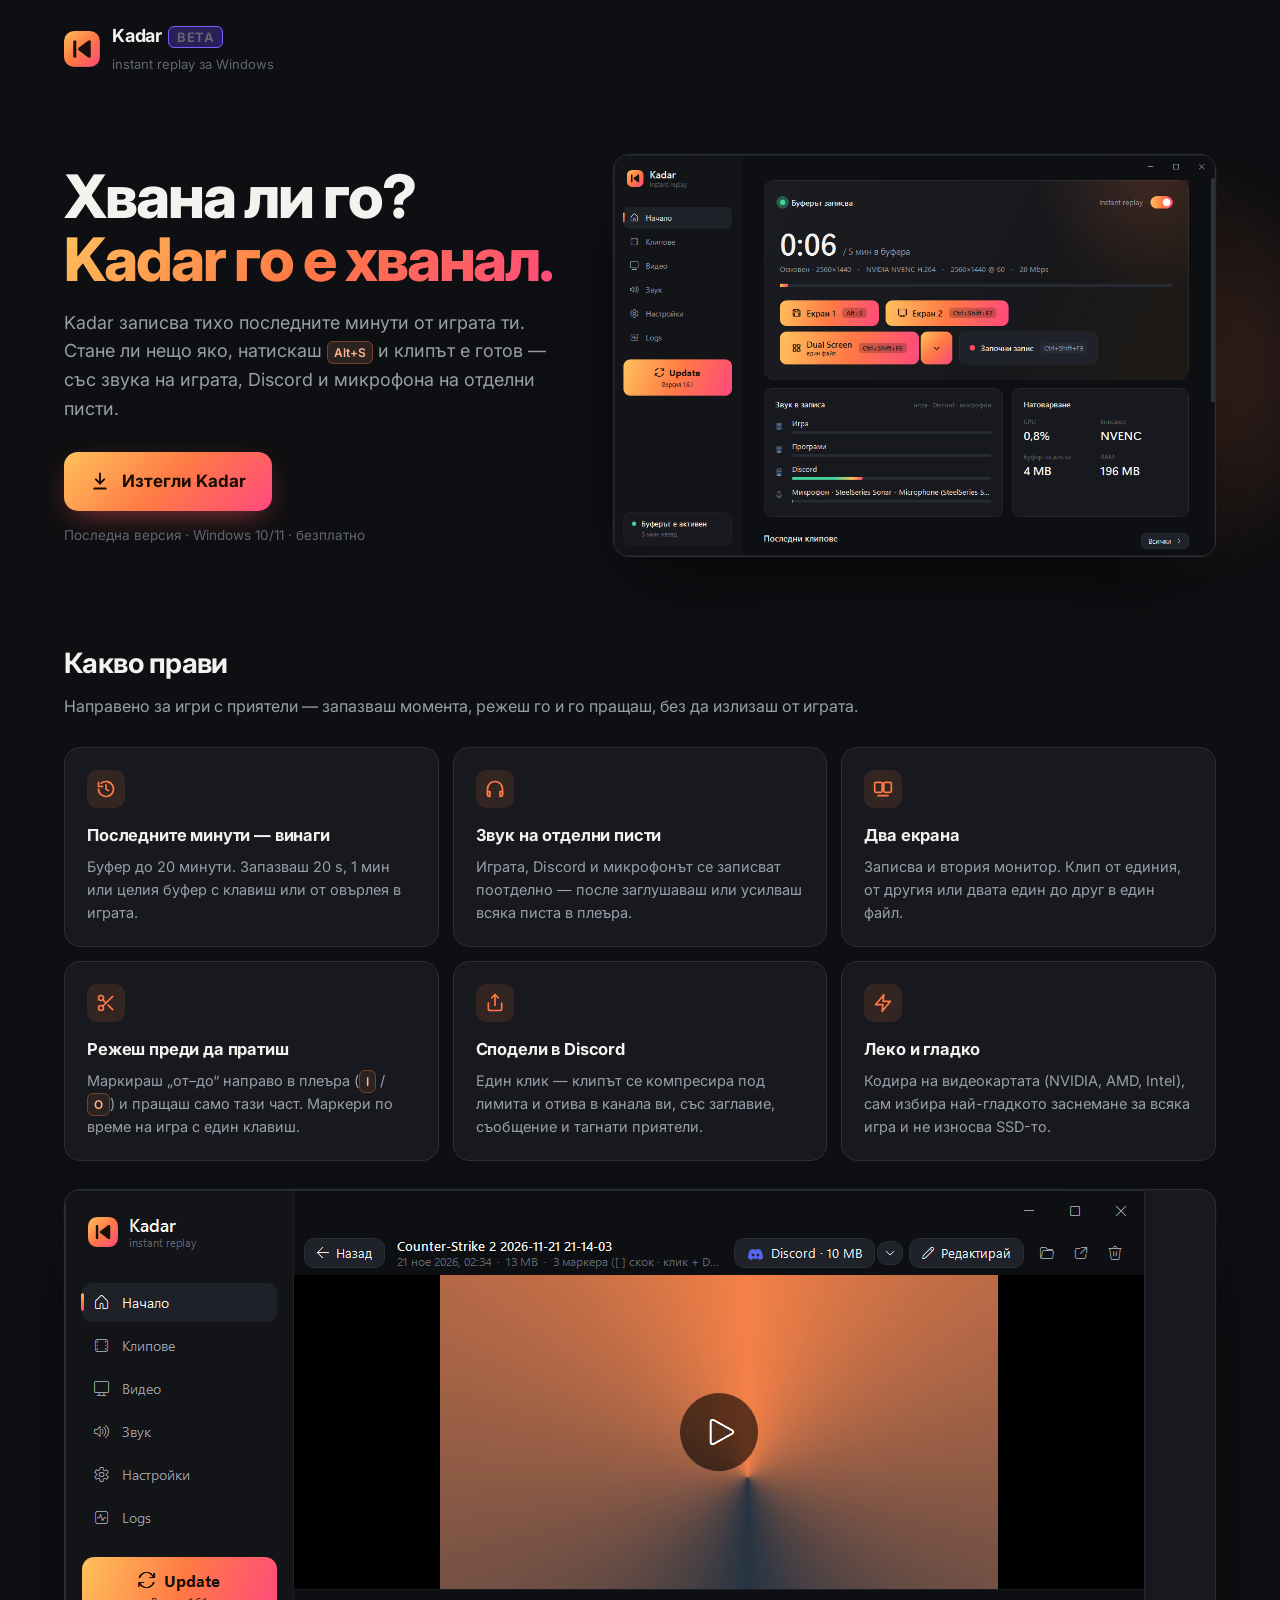
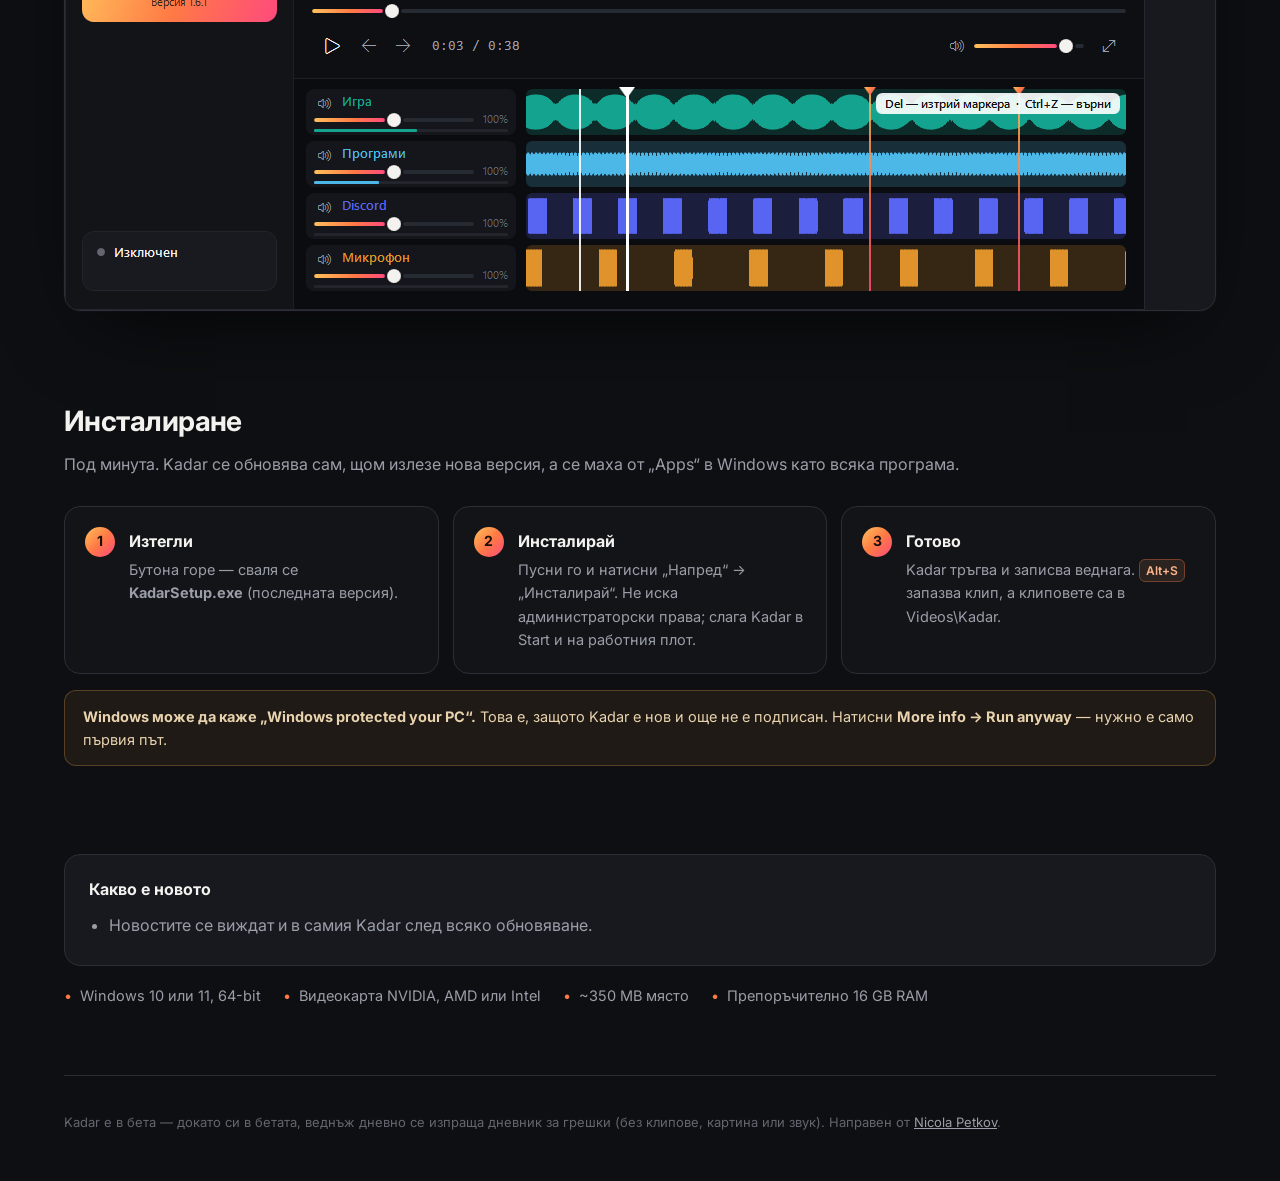
<file: kadar/index.html>
<!doctype html>
<html lang="bg">
<head>
<meta charset="utf-8">
<meta name="viewport" content="width=device-width, initial-scale=1, viewport-fit=cover">
<!-- Скрита страница: не е свързана от портфолиото и не се показва в търсачките -->
<meta name="robots" content="noindex, nofollow, noarchive">
<meta name="description" content="Kadar — instant replay за Windows. Запазва последните минути от играта с едно копче.">
<meta name="theme-color" content="#0E0F12">
<title>Kadar — instant replay</title>
<link rel="icon" type="image/png" href="icon.png">
<meta property="og:title" content="Kadar — instant replay за Windows">
<meta property="og:description" content="Запазва последните минути от играта с едно копче. Звук на отделни писти, два екрана, споделяне в Discord.">
<meta property="og:image" content="https://nicolapetkov.com/kadar/icon.png">
<link rel="preconnect" href="https://fonts.googleapis.com">
<link rel="preconnect" href="https://fonts.gstatic.com" crossorigin>
<link href="https://fonts.googleapis.com/css2?family=Inter:wght@400;500;600;700;800&display=swap" rel="stylesheet">
<style>
:root {
  --bg: #0E0F12; --rail: #121418; --surface: #17191E; --line: #2A2E37;
  --text: #F4F2EE; --muted: #9A9EA8; --faint: #62666F;
  --accent: #FF7A45; --ok: #45D49A;
  --ember: linear-gradient(135deg, #FFC15C 0%, #FF7A45 50%, #FF4A7D 100%);
  --radius: 16px;
}
* { box-sizing: border-box; }
html { -webkit-text-size-adjust: 100%; overflow-x: clip; }
body {
  margin: 0; background: var(--bg); color: var(--text);
  font: 16px/1.6 Inter, system-ui, -apple-system, "Segoe UI", sans-serif;
  -webkit-font-smoothing: antialiased; overflow-x: clip;
}
img { max-width: 100%; height: auto; display: block; } /* height:auto — иначе width/height атрибутите сплескват снимката */
a { color: inherit; }
.wrap { max-width: 1200px; margin: 0 auto; padding: 0 24px; }

/* Горе: само името (без меню — страницата е една) */
.top { display: flex; align-items: center; gap: 12px; padding: 22px 0; }
.top img { width: 36px; height: 36px; border-radius: 10px; }
.top b { font-size: 18px; letter-spacing: -0.01em; }
.top span { color: var(--faint); font-size: 13px; }
.badge { margin-left: 6px; padding: 2px 8px; border-radius: 6px; font-size: 11px; font-weight: 700; letter-spacing: 0.04em;
  color: #B9A8FF; background: #2B1F5A; border: 1px solid #7C5CFF; }

/* Hero */
.hero { position: relative; padding: 56px 0 40px; display: grid; grid-template-columns: 0.9fr 1.1fr; gap: 56px; align-items: center; }
.hero::before { content: ""; position: absolute; inset: -40px -20vw auto auto; width: 620px; height: 620px; pointer-events: none;
  background: radial-gradient(closest-side, rgba(255,122,69,0.22), transparent 70%); filter: blur(10px); z-index: -1; }
h1 { font-size: clamp(38px, 5.4vw, 60px); line-height: 1.05; letter-spacing: -0.035em; margin: 0 0 18px; font-weight: 800; }
h1 em { font-style: normal; background: var(--ember); -webkit-background-clip: text; background-clip: text; color: transparent; }
.lead { color: var(--muted); font-size: 18px; max-width: 30em; margin: 0 0 28px; }

.dl { display: inline-flex; align-items: center; gap: 12px; padding: 16px 26px; border-radius: 14px; text-decoration: none;
  background: var(--ember); color: #1a0d06; font-weight: 700; font-size: 17px; box-shadow: 0 10px 30px -10px rgba(255,90,90,0.6);
  transition: transform .15s ease, box-shadow .15s ease; }
.dl:hover { transform: translateY(-1px); box-shadow: 0 14px 34px -10px rgba(255,90,90,0.75); }
.dl:active { transform: translateY(0); }
.dl svg { width: 20px; height: 20px; }
.meta { margin-top: 14px; color: var(--faint); font-size: 13.5px; }
.meta b { color: var(--muted); font-weight: 600; }

.shot { border-radius: var(--radius); border: 1px solid var(--line); overflow: hidden; background: var(--surface);
  box-shadow: 0 30px 80px -30px rgba(0,0,0,0.8), 0 0 0 1px rgba(255,255,255,0.02); }

/* Какво прави */
section { padding: 44px 0; }
h2 { font-size: 28px; letter-spacing: -0.02em; margin: 0 0 8px; }
.sub { color: var(--muted); margin: 0 0 28px; }
.grid { display: grid; grid-template-columns: repeat(3, 1fr); gap: 14px; }
.card { background: var(--surface); border: 1px solid var(--line); border-radius: var(--radius); padding: 22px; }
.card i { display: inline-grid; place-items: center; width: 38px; height: 38px; border-radius: 10px; margin-bottom: 14px;
  background: rgba(255,122,69,0.12); color: var(--accent); font-style: normal; }
.card i svg { width: 20px; height: 20px; }
.card h3 { margin: 0 0 6px; font-size: 16.5px; letter-spacing: -0.01em; }
.card p { margin: 0; color: var(--muted); font-size: 14.5px; }
kbd { font: 600 12px/1 Inter, sans-serif; padding: 3px 6px; border-radius: 6px; background: #2b2320; color: #FFB38A; border: 1px solid rgba(255,122,69,0.35); }

.player { margin-top: 28px; }

/* Инсталиране */
.steps { display: grid; grid-template-columns: repeat(3, 1fr); gap: 14px; counter-reset: s; }
.step { position: relative; background: var(--rail); border: 1px solid var(--line); border-radius: var(--radius); padding: 22px 22px 22px 64px; }
.step::before { counter-increment: s; content: counter(s); position: absolute; left: 20px; top: 20px; width: 30px; height: 30px; border-radius: 50%;
  display: grid; place-items: center; font-weight: 700; font-size: 14px; background: var(--ember); color: #1a0d06; }
.step h3 { margin: 0 0 4px; font-size: 16px; }
.step p { margin: 0; color: var(--muted); font-size: 14.5px; }
.note { margin-top: 16px; padding: 14px 18px; border-radius: 12px; background: rgba(255,181,71,0.07); border: 1px solid rgba(255,181,71,0.25); color: #E9D3AE; font-size: 14.5px; }

/* Какво е новото */
.news { background: var(--surface); border: 1px solid var(--line); border-radius: var(--radius); padding: 22px 24px; }
.news h3 { margin: 0 0 10px; font-size: 16px; }
.news ul { margin: 0; padding-left: 20px; color: var(--muted); }
.news li { margin: 4px 0; }
.req { display: flex; flex-wrap: wrap; gap: 8px 22px; color: var(--muted); font-size: 14.5px; margin-top: 18px; }
.req span::before { content: "•"; color: var(--accent); margin-right: 8px; }

footer { padding: 36px 0 48px; color: var(--faint); font-size: 13px; border-top: 1px solid var(--line); margin-top: 24px; }
footer a { color: var(--muted); }

@media (max-width: 880px) {
  .hero { grid-template-columns: 1fr; gap: 32px; padding-top: 24px; }
  .grid, .steps { grid-template-columns: 1fr; }
}
@media (prefers-reduced-motion: reduce) { .dl { transition: none; } }
</style>
</head>
<body>
<div class="wrap">
  <header class="top">
    <img src="icon.png" alt="" width="36" height="36">
    <div><b>Kadar</b><span class="badge">BETA</span><br><span>instant replay за Windows</span></div>
  </header>

  <div class="hero">
    <div>
      <h1>Хвана ли го? <em>Kadar го е хванал.</em></h1>
      <p class="lead">Kadar записва тихо последните минути от играта ти. Стане ли нещо яко, натискаш <kbd>Alt+S</kbd> и клипът е готов — със звука на играта, Discord и микрофона на отделни писти.</p>
      <a class="dl" id="dl" href="https://github.com/npetkkov/kadar-releases/releases/latest/download/KadarSetup.exe">
        <svg viewBox="0 0 24 24" fill="none" stroke="currentColor" stroke-width="2.2" stroke-linecap="round" stroke-linejoin="round" aria-hidden="true"><path d="M12 3v12"/><path d="m7 10 5 5 5-5"/><path d="M5 21h14"/></svg>
        Изтегли Kadar
      </a>
      <div class="meta" id="meta">Последна версия · Windows 10/11 · безплатно</div>
    </div>
    <div class="shot"><img src="home.png" alt="Началният екран на Kadar: буферът записва, бутони за запазване на екран 1, екран 2 и двата" width="1080" height="720"></div>
  </div>

  <section>
    <h2>Какво прави</h2>
    <p class="sub">Направено за игри с приятели — запазваш момента, режеш го и го пращаш, без да излизаш от играта.</p>
    <div class="grid">
      <div class="card"><i><svg viewBox="0 0 24 24" fill="none" stroke="currentColor" stroke-width="2" stroke-linecap="round" stroke-linejoin="round"><path d="M3 12a9 9 0 1 0 3-6.7"/><path d="M3 4v5h5"/><path d="M12 7v5l3 2"/></svg></i>
        <h3>Последните минути — винаги</h3><p>Буфер до 20 минути. Запазваш 20 s, 1 мин или целия буфер с клавиш или от овърлея в играта.</p></div>
      <div class="card"><i><svg viewBox="0 0 24 24" fill="none" stroke="currentColor" stroke-width="2" stroke-linecap="round" stroke-linejoin="round"><path d="M3 18v-6a9 9 0 0 1 18 0v6"/><path d="M21 19a2 2 0 0 1-2 2h-1v-6h3zM3 19a2 2 0 0 0 2 2h1v-6H3z"/></svg></i>
        <h3>Звук на отделни писти</h3><p>Играта, Discord и микрофонът се записват поотделно — после заглушаваш или усилваш всяка писта в плеъра.</p></div>
      <div class="card"><i><svg viewBox="0 0 24 24" fill="none" stroke="currentColor" stroke-width="2" stroke-linecap="round" stroke-linejoin="round"><rect x="2" y="4" width="9" height="12" rx="1.5"/><rect x="13" y="4" width="9" height="12" rx="1.5"/><path d="M6 20h12"/></svg></i>
        <h3>Два екрана</h3><p>Записва и втория монитор. Клип от единия, от другия или двата един до друг в един файл.</p></div>
      <div class="card"><i><svg viewBox="0 0 24 24" fill="none" stroke="currentColor" stroke-width="2" stroke-linecap="round" stroke-linejoin="round"><circle cx="6" cy="6" r="3"/><circle cx="6" cy="18" r="3"/><path d="M20 4 8.1 15.9M14.5 14.5 20 20M8.1 8.1 12 12"/></svg></i>
        <h3>Режеш преди да пратиш</h3><p>Маркираш „от–до“ направо в плеъра (<kbd>I</kbd> / <kbd>O</kbd>) и пращаш само тази част. Маркери по време на игра с един клавиш.</p></div>
      <div class="card"><i><svg viewBox="0 0 24 24" fill="none" stroke="currentColor" stroke-width="2" stroke-linecap="round" stroke-linejoin="round"><path d="M4 12v7a2 2 0 0 0 2 2h12a2 2 0 0 0 2-2v-7"/><path d="m16 6-4-4-4 4"/><path d="M12 2v13"/></svg></i>
        <h3>Сподели в Discord</h3><p>Един клик — клипът се компресира под лимита и отива в канала ви, със заглавие, съобщение и тагнати приятели.</p></div>
      <div class="card"><i><svg viewBox="0 0 24 24" fill="none" stroke="currentColor" stroke-width="2" stroke-linecap="round" stroke-linejoin="round"><path d="M13 2 3 14h9l-1 8 10-12h-9z"/></svg></i>
        <h3>Леко и гладко</h3><p>Кодира на видеокартата (NVIDIA, AMD, Intel), сам избира най-гладкото заснемане за всяка игра и не износва SSD-то.</p></div>
    </div>
    <div class="shot player"><img src="player.png" alt="Плеърът на Kadar: видео и звукови писти — игра, програми, Discord, микрофон — с маркери" width="1080" height="720" loading="lazy"></div>
  </section>

  <section>
    <h2>Инсталиране</h2>
    <p class="sub">Под минута. Kadar се обновява сам, щом излезе нова версия, а се маха от „Apps“ в Windows като всяка програма.</p>
    <div class="steps">
      <div class="step"><h3>Изтегли</h3><p>Бутона горе — сваля се <b>KadarSetup.exe</b> (последната версия).</p></div>
      <div class="step"><h3>Инсталирай</h3><p>Пусни го и натисни „Напред“ → „Инсталирай“. Не иска администраторски права; слага Kadar в Start и на работния плот.</p></div>
      <div class="step"><h3>Готово</h3><p>Kadar тръгва и записва веднага. <kbd>Alt+S</kbd> запазва клип, а клиповете са в Videos\Kadar.</p></div>
    </div>
    <div class="note"><b>Windows може да каже „Windows protected your PC“.</b> Това е, защото Kadar е нов и още не е подписан. Натисни <b>More info → Run anyway</b> — нужно е само първия път.</div>
  </section>

  <section>
    <div class="news" id="news">
      <h3 id="newsTitle">Какво е новото</h3>
      <ul id="newsList"><li>Новостите се виждат и в самия Kadar след всяко обновяване.</li></ul>
    </div>
    <div class="req"><span>Windows 10 или 11, 64-bit</span><span>Видеокарта NVIDIA, AMD или Intel</span><span>~350 MB място</span><span>Препоръчително 16 GB RAM</span></div>
  </section>

  <footer>
    Kadar е в бета — докато си в бетата, веднъж дневно се изпраща дневник за грешки (без клипове, картина или звук). Направен от <a href="/">Nicola Petkov</a>.
  </footer>
</div>

<script>
// Версията, датата и размерът — от последното издание в GitHub (бутонът сочи винаги към последното, дори това да не се зареди)
(async () => {
  try {
    const r = await fetch('https://api.github.com/repos/npetkkov/kadar-releases/releases/latest', { headers: { Accept: 'application/vnd.github+json' } });
    if (!r.ok) return;
    const rel = await r.json();
    const v = (rel.tag_name || '').replace(/^v/, '');
    const zip = (rel.assets || []).find((a) => a.name === 'KadarSetup.exe') || (rel.assets || []).find((a) => a.name === 'Kadar.zip');
    const d = rel.published_at ? new Date(rel.published_at) : null;
    const date = d ? d.toLocaleDateString('bg-BG', { day: 'numeric', month: 'long', year: 'numeric' }) : '';
    const meta = document.getElementById('meta');
    meta.innerHTML = '';
    const b = document.createElement('b'); b.textContent = 'Версия ' + v; meta.append(b);
    meta.append(document.createTextNode((date ? ' · ' + date : '') + (zip ? ' · ' + Math.round(zip.size / 1048576) + ' MB' : '') + ' · Windows 10/11'));
    if (zip) document.getElementById('dl').href = zip.browser_download_url;
    // Бележките към изданието (без маркера за задължително обновяване)
    const body = (rel.body || '').replace(/\[force\]/gi, '').trim();
    if (body) {
      document.getElementById('newsTitle').textContent = 'Какво е новото във версия ' + v;
      const ul = document.getElementById('newsList'); ul.innerHTML = '';
      for (const line of body.split(/\r?\n|;/).map((x) => x.replace(/^[-*•]\s*/, '').trim()).filter(Boolean).slice(0, 8)) {
        const li = document.createElement('li'); li.textContent = line; ul.append(li);
      }
    }
  } catch (e) { /* без интернет към GitHub — бутонът пак работи */ }
})();
</script>
</body>
</html>
</file>
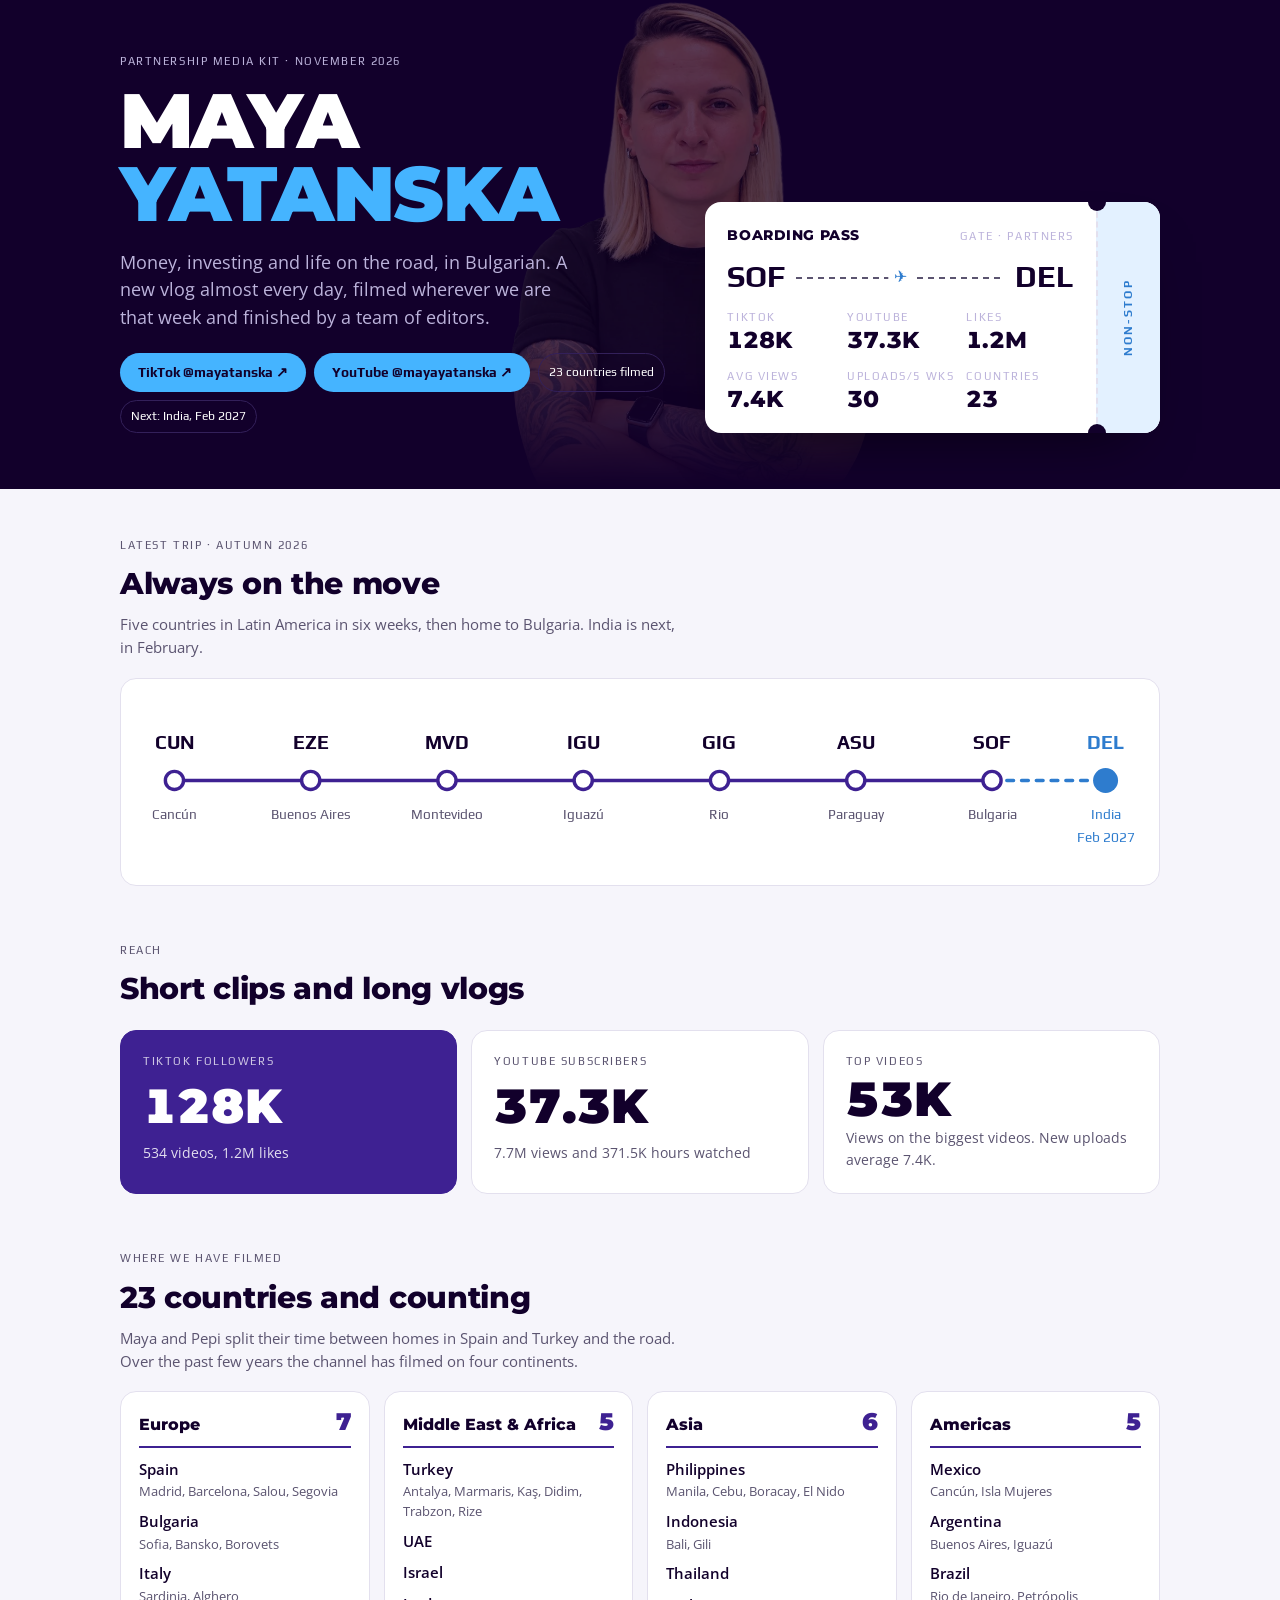
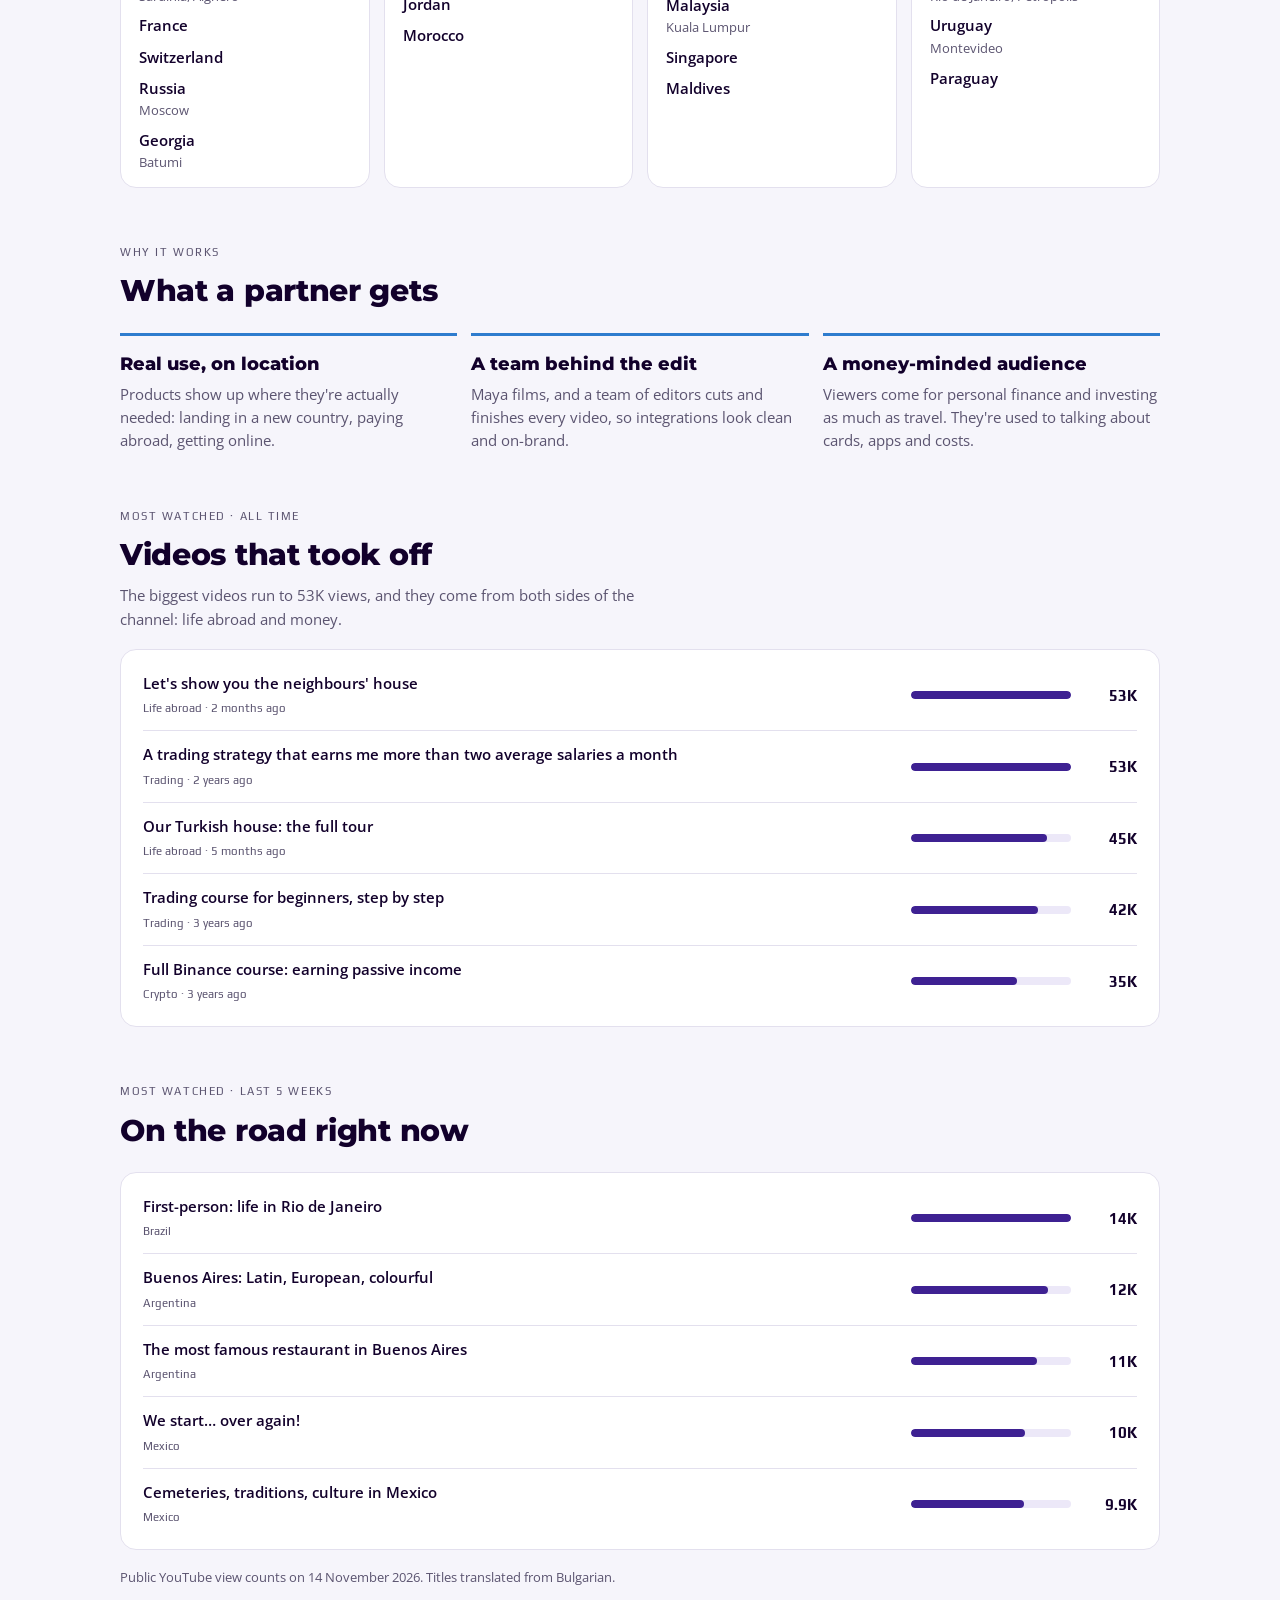
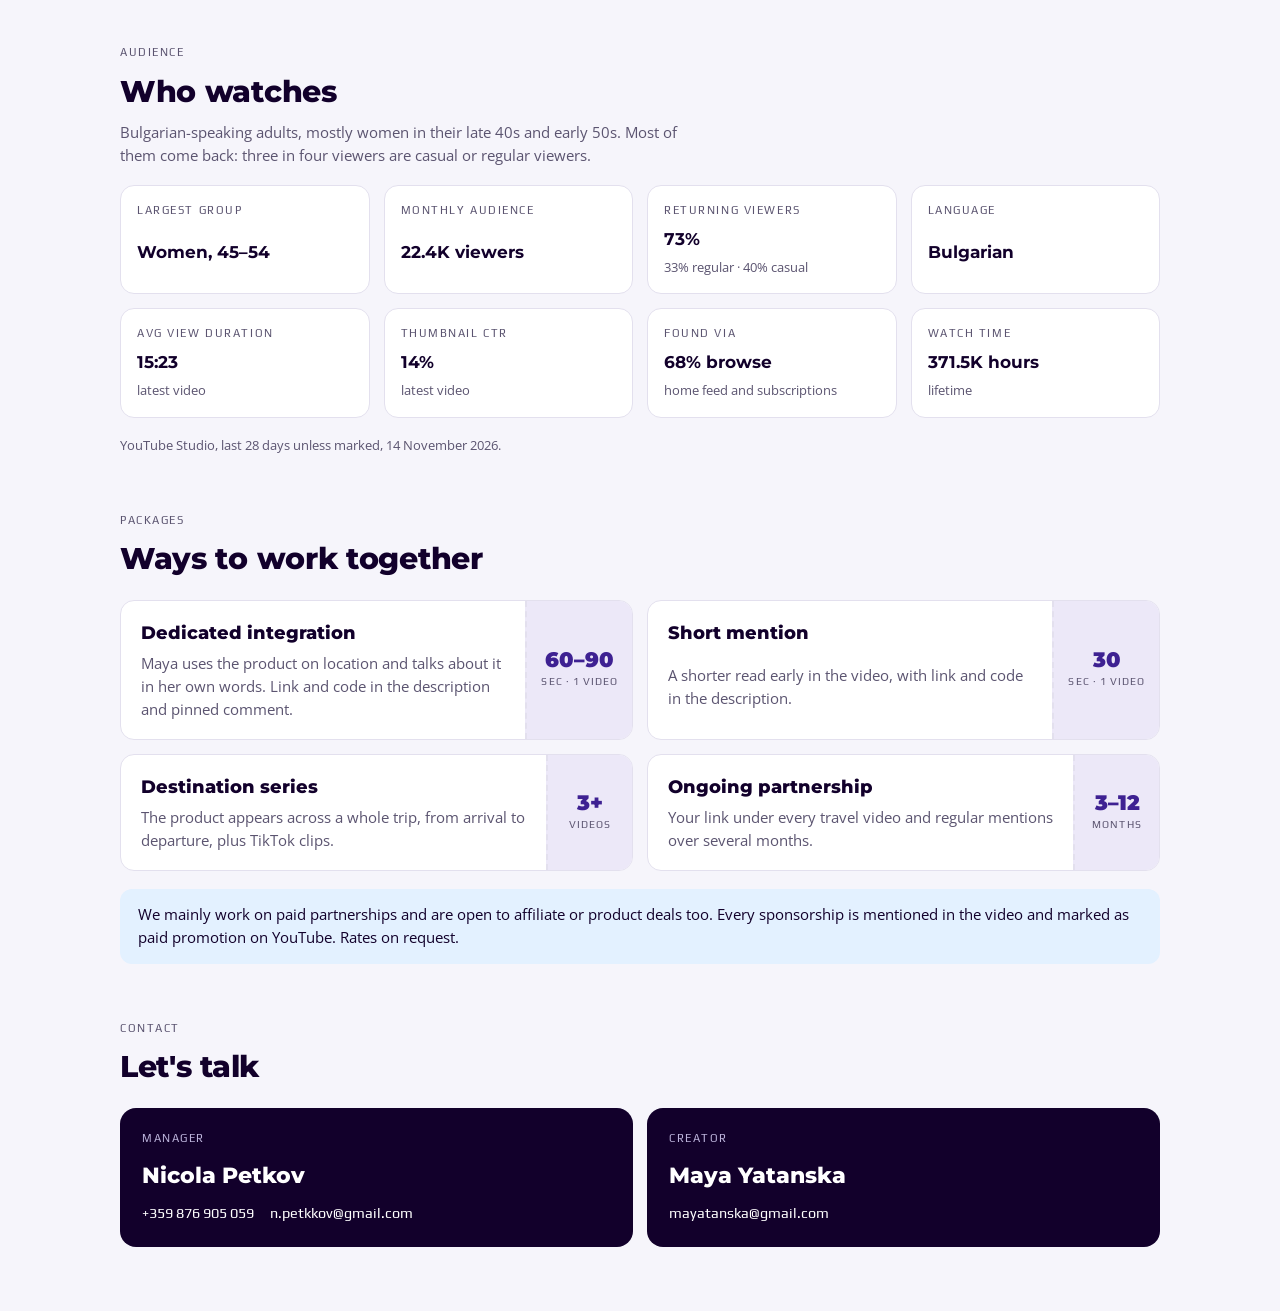
<file: maya-media-kit/index.html>
<!doctype html>
<html lang="en">
<head>
<meta charset="utf-8">
<meta name="viewport" content="width=device-width, initial-scale=1, viewport-fit=cover">
<meta name="robots" content="noindex, nofollow">
<meta name="description" content="Partnership media kit for Maya Yatanska: travel and personal finance vlogs.">
<title>Maya Yatanska Media Kit</title>
<link rel="preconnect" href="https://fonts.googleapis.com">
<link rel="stylesheet" href="https://fonts.googleapis.com/css2?family=Montserrat:wght@600;700;800&family=Open+Sans:wght@400;600&family=Play:wght@400;700&display=swap">
<style>
html { -webkit-text-size-adjust: 100%; }
body { margin: 0; }
img { max-width: 100%; }
/* Layout: dark "departures" hero with a boarding-pass stat card, then a light page of route, reach, proof and tickets */
:root {
  --bg: #f6f5fb;
  --paper: #ffffff;
  --ink: #12002b;
  --muted: #5b5470;
  --line: #e3e0ee;
  --accent: #2e7cce;
  --accent-soft: #e3f1ff;
  --sea: #3e2192;
  --sea-soft: #ece8f8;
  --hero: #12002b;
  --hero-ink: #ffffff;
  --hero-muted: #bcb3db;
  --hero-line: #33205a;
  --todo-bg: #e3f1ff;
  --display: "Montserrat", "Helvetica Neue", Arial, sans-serif;
  --body: "Open Sans", system-ui, -apple-system, "Segoe UI", sans-serif;
  --mono: "Play", "Trebuchet MS", sans-serif;
}
@media (prefers-color-scheme: dark) {
  :root:not([data-theme="light"]) {
    --bg: #0b0118; --paper: #160a2c; --ink: #efedfa; --muted: #a69fc0; --line: #2a1d47;
    --accent: #45b4ff; --accent-soft: #10283f; --sea: #9a80ee; --sea-soft: #241547;
    --hero: #08000f; --hero-ink: #ffffff; --hero-muted: #b3aad3; --hero-line: #2a1b4a;
    --todo-bg: #10283f; color-scheme: dark;
  }
}
:root[data-theme="dark"] {
  --bg: #0b0118; --paper: #160a2c; --ink: #efedfa; --muted: #a69fc0; --line: #2a1d47;
  --accent: #45b4ff; --accent-soft: #10283f; --sea: #9a80ee; --sea-soft: #241547;
  --hero: #08000f; --hero-ink: #ffffff; --hero-muted: #b3aad3; --hero-line: #2a1b4a;
  --todo-bg: #10283f; color-scheme: dark;
}
* { box-sizing: border-box; }
body { background: var(--bg); color: var(--ink); font-family: var(--body); font-size: 15px; line-height: 1.55; }
.band { padding-left: max(16px, env(safe-area-inset-left, 0px)); padding-right: max(16px, env(safe-area-inset-right, 0px)); }
.inner { max-width: 1040px; margin: 0 auto; }
h1, h2, h3 { font-family: var(--display); margin: 0; text-wrap: balance; }
p { margin: 0; }
.label { font-family: var(--mono); font-size: 0.7rem; letter-spacing: 0.14em; text-transform: uppercase; color: var(--muted); }
a { color: var(--sea); }
a:focus-visible { outline: 2px solid var(--accent); outline-offset: 2px; }

/* Hero */
.hero { background: var(--hero); color: var(--hero-ink); padding-block: 48px 56px; position: relative; overflow: hidden; }
.hero::before {
  content: ""; position: absolute; inset: 0; pointer-events: none;
  background: none;
}
.hero-photo { position: absolute; bottom: 0; left: 50%; transform: translateX(-38%); height: 100%; width: auto; max-width: none; opacity: .3; pointer-events: none; z-index: 0;
  -webkit-mask-image: linear-gradient(to bottom, #000 65%, transparent 100%); mask-image: linear-gradient(to bottom, #000 65%, transparent 100%); }
.hero .inner { z-index: 1; }
@media (min-width: 821px) { .hero .pass { align-self: end; margin-top: 140px; } }

@media (max-width: 820px) { .hero-photo { left: auto; right: -60px; transform: none; height: 70%; opacity: .2; } }
.hero .inner { position: relative; display: grid; grid-template-columns: 1.2fr 1fr; gap: 40px; align-items: center; }
.hero .label { color: var(--hero-muted); }
.hero h1 { font-size: clamp(2.6rem, 7.5vw, 4.8rem); font-weight: 900;  line-height: 0.95; letter-spacing: -0.02em; margin-top: 14px; }
.hero h1 { text-transform: uppercase; }
.hero h1 span { color: #45b4ff; }
.hero .lead { color: var(--hero-muted); font-size: 1.1rem; max-width: 46ch; margin-top: 18px; }
.chips { display: flex; flex-wrap: wrap; gap: 8px; margin-top: 22px; }
.chip { font-family: var(--mono); font-size: 0.75rem; padding: 6px 10px; border: 1px solid var(--hero-line); border-radius: 999px; color: var(--hero-ink); display: inline-flex; align-items: center; }
.chip-btn { font-family: var(--mono); font-weight: 700; font-size: 0.85rem; padding: 9px 18px; border-radius: 999px; background: #45b4ff; color: #12002b; text-decoration: none; display: inline-flex; align-items: center; gap: 6px; transition: background .15s ease, transform .15s ease; }
.chip-btn:hover { background: #7ccaff; transform: translateY(-1px); }
.chip-btn:focus-visible { outline: 2px solid #ffffff; outline-offset: 3px; }
.chip-btn.alt { background: transparent; color: var(--hero-ink); border: 1px solid #45b4ff; }
.chip-btn.alt:hover { background: rgba(69,180,255,.15); }
@media (prefers-reduced-motion: reduce) { .chip-btn { transition: none; } .chip-btn:hover { transform: none; } }


/* Boarding pass */
.pass { background: var(--paper); color: var(--ink); border-radius: 16px; display: grid; grid-template-columns: 1fr auto; overflow: hidden; box-shadow: 0 30px 60px -30px rgba(0,0,0,.6); min-width: 0; }
.pass-main { padding: 22px 22px 20px; display: grid; gap: 16px; min-width: 0; }
.pass-head { display: flex; justify-content: space-between; align-items: baseline; gap: 8px; }
.pass-head b { font-family: var(--display);  font-weight: 800; letter-spacing: .04em; font-size: .9rem; }
.pass-route { display: flex; align-items: center; gap: 10px; }
.pass-route .code { font-family: var(--mono); font-weight: 700; font-size: 1.9rem; line-height: 1; }
.pass-route .line { flex: 1; height: 2px; background: repeating-linear-gradient(90deg, var(--muted) 0 6px, transparent 6px 11px); position: relative; }
.pass-route .line::after { content: "✈"; position: absolute; left: 50%; top: 50%; transform: translate(-50%, -55%); background: var(--paper); padding: 0 6px; color: var(--accent); font-size: 1rem; }
.pass-grid { display: grid; grid-template-columns: repeat(3, 1fr); gap: 14px 12px; }
.pass-grid div { display: grid; gap: 2px; min-width: 0; }
.pass-grid .v { font-family: var(--display); font-weight: 800; font-size: 1.45rem; font-variant-numeric: tabular-nums; line-height: 1.1; }
.pass-stub { width: 64px; border-left: 2px dashed var(--line); background: var(--accent-soft); display: grid; place-items: center; position: relative; }
.pass-stub::before, .pass-stub::after { content: ""; position: absolute; left: -10px; width: 18px; height: 18px; border-radius: 50%; background: var(--hero); }
.pass-stub::before { top: -9px; } .pass-stub::after { bottom: -9px; }
.pass-stub span { writing-mode: vertical-rl; transform: rotate(180deg); font-family: var(--mono); font-weight: 700; letter-spacing: .2em; font-size: .72rem; color: var(--accent); }

/* Sections */
main.band { padding-block: 48px 64px; }
main .inner { display: grid; gap: 56px; }
section { display: grid; gap: 18px; }
.sec-head { display: grid; gap: 6px; }
.sec-head h2 { font-size: clamp(1.4rem, 3.2vw, 1.9rem); font-weight: 800;  letter-spacing: -0.01em; }
.sec-head p { color: var(--muted); max-width: 62ch; }

/* Route map */
.route-card { background: var(--paper); border: 1px solid var(--line); border-radius: 16px; padding: 22px 8px 14px; overflow-x: auto; }
.route-card svg { display: block; min-width: 720px; width: 100%; height: auto; }
.route-card text { font-family: var(--mono); }
.regions { display: grid; grid-template-columns: repeat(4, 1fr); gap: 14px; }
.region { background: var(--paper); border: 1px solid var(--line); border-radius: 16px; padding: 18px 18px 14px; display: grid; gap: 10px; align-content: start; min-width: 0; }
.region-head { display: flex; justify-content: space-between; align-items: baseline; gap: 8px; border-bottom: 2px solid var(--sea); padding-bottom: 8px; }
.region-head h3 { font-size: 1rem; font-weight: 800; }
.region-head .count { font-family: var(--display); font-weight: 900;  font-size: 1.5rem; color: var(--sea); line-height: 1; }
.region ul { list-style: none; margin: 0; padding: 0; display: grid; gap: 8px; }
.region li { display: grid; gap: 1px; min-width: 0; }
.region li b { font-weight: 600; }
.region li span { font-size: .8rem; color: var(--muted); }
@media (max-width: 960px) { .regions { grid-template-columns: repeat(2, 1fr); } }
@media (max-width: 480px) { .regions { grid-template-columns: 1fr; } }

/* Reach */
.reach { display: grid; grid-template-columns: repeat(3, 1fr); gap: 14px; }
.big { background: var(--paper); border: 1px solid var(--line); border-radius: 16px; padding: 22px; display: grid; gap: 4px; min-width: 0; }
.big .v { font-family: var(--display); font-weight: 900;  font-size: clamp(2.2rem, 5vw, 3rem); line-height: 1; font-variant-numeric: tabular-nums; }
.big.lead-stat { background: var(--sea); border-color: var(--sea); color: #fff; }
.big.lead-stat .label { color: rgba(255,255,255,.75); }
.big p { color: var(--muted); font-size: .9rem; }
.big.lead-stat p { color: rgba(255,255,255,.85); }

/* Why */
.why { display: grid; grid-template-columns: repeat(3, 1fr); gap: 14px; }
.why div { border-top: 3px solid var(--accent); padding-top: 14px; display: grid; gap: 6px; min-width: 0; }
.why h3 { font-size: 1.1rem; font-weight: 800; }
.why p { color: var(--muted); font-size: .93rem; }

/* Top videos */
.videos { background: var(--paper); border: 1px solid var(--line); border-radius: 16px; padding: 10px 22px; }
.vrow { display: grid; grid-template-columns: minmax(0, 1fr) 160px 52px; gap: 14px; align-items: center; padding: 12px 0; border-bottom: 1px solid var(--line); }
.vrow:last-child { border-bottom: 0; }
a.vrow { color: inherit; text-decoration: none; }
a.vrow:hover b { color: var(--sea); }
a.vrow:focus-visible { outline: 2px solid var(--accent); outline-offset: 2px; border-radius: 6px; }
.vrow .t { min-width: 0; }
.vrow .t b { font-weight: 600; display: block; }
.vrow .t small { color: var(--muted); font-family: var(--mono); font-size: .72rem; }
.bar { height: 8px; background: var(--sea-soft); border-radius: 4px; overflow: hidden; }
.bar i { display: block; height: 100%; background: var(--sea); border-radius: 4px; }
.vrow .n { font-family: var(--mono); font-weight: 700; text-align: right; font-variant-numeric: tabular-nums; }
.note { font-size: .8rem; color: var(--muted); }

/* Audience */
.aud { display: grid; grid-template-columns: repeat(4, 1fr); gap: 14px; }
.aud div { background: var(--paper); border: 1px solid var(--line); border-radius: 14px; padding: 16px; display: grid; gap: 6px; min-width: 0; }
.aud b { font-family: var(--display); font-size: 1.05rem; }
.todo { background: var(--todo-bg); border: 1px dashed var(--accent); border-radius: 6px; padding: 1px 6px; font-family: var(--mono); font-size: .8rem; color: var(--accent); justify-self: start; }

/* Packages as tickets */
.tickets { display: grid; grid-template-columns: repeat(2, 1fr); gap: 14px; }
.ticket { background: var(--paper); border: 1px solid var(--line); border-radius: 14px; display: grid; grid-template-columns: 1fr auto; overflow: hidden; min-width: 0; }
.ticket .body { padding: 18px 20px; display: grid; gap: 6px; min-width: 0; }
.ticket h3 { font-size: 1.1rem; font-weight: 800; }
.ticket p { color: var(--muted); font-size: .92rem; }
.ticket .stub { border-left: 2px dashed var(--line); padding: 18px 14px; display: grid; align-content: center; justify-items: center; gap: 2px; min-width: 86px; background: var(--sea-soft); }
.ticket .stub b { font-family: var(--display); font-weight: 900;  font-size: 1.3rem; color: var(--sea); line-height: 1; }
.ticket .stub span { font-family: var(--mono); font-size: .65rem; letter-spacing: .1em; text-transform: uppercase; color: var(--muted); text-align: center; }
.terms { background: var(--accent-soft); border-radius: 12px; padding: 14px 18px; font-size: .95rem; }

/* Contact */
.contacts { display: grid; grid-template-columns: repeat(2, 1fr); gap: 14px; }
.person { background: var(--hero); color: var(--hero-ink); border-radius: 16px; padding: 22px; display: grid; gap: 10px; min-width: 0; }
.person .label { color: var(--hero-muted); }
.person h3 { font-size: 1.4rem; font-weight: 800;  }
.person .line { display: flex; flex-wrap: wrap; gap: 4px 16px; font-family: var(--mono); font-size: .9rem; }
.person .line span { user-select: all; overflow-wrap: anywhere; }

@media (max-width: 820px) {
  .hero .inner { grid-template-columns: 1fr; }
  .reach, .why { grid-template-columns: 1fr; }
  .aud { grid-template-columns: repeat(2, 1fr); }
  .tickets, .contacts { grid-template-columns: 1fr; }
}
@media (max-width: 480px) {
  .vrow { grid-template-columns: minmax(0, 1fr) 46px; }
  .vrow .bar { grid-column: 1 / -1; grid-row: 2; }
  .pass-grid { grid-template-columns: repeat(2, 1fr); }
  .pass-stub { width: 44px; }
}


@media print {
  @page { size: 1120px 1584px; margin: 0; }
  * { -webkit-print-color-adjust: exact; print-color-adjust: exact; }
  .region, .big, .ticket, .person, .route-card, .why > div, .vrow, .aud > div { break-inside: avoid; }
  .sec-head { break-after: avoid; }
  .chip-btn { transform: none !important; }
  main.band { padding-block: 40px 40px; }
  main .inner { gap: 44px; }
  .hero .inner { grid-template-columns: 1.2fr 1fr !important; }
  .hero .pass { align-self: end; margin-top: 140px; }
  .hero-photo { top: 0 !important; bottom: auto !important; left: 50% !important; right: auto !important; transform: translateX(-38%) !important; height: 100% !important; opacity: .3 !important; }
  .reach, .why { grid-template-columns: repeat(3, 1fr) !important; }
  .regions, .aud { grid-template-columns: repeat(4, 1fr) !important; }
  .tickets, .contacts { grid-template-columns: repeat(2, 1fr) !important; }
}
</style>
</head>
<body>

<header class="hero band">
  <img class="hero-photo" src="img/maya-arms.webp" alt="" aria-hidden="true">
  <div class="inner">
    <div>
      <span class="label">Partnership media kit · November 2026</span>
      <h1>Maya<br><span>Yatanska</span></h1>
      <p class="lead">Money, investing and life on the road, in Bulgarian. A new vlog almost every day, filmed wherever we are that week and finished by a team of editors.</p>
      <div class="chips">
        <a class="chip-btn" href="https://www.tiktok.com/@mayatanska" target="_blank" rel="noopener">TikTok @mayatanska ↗</a>
        <a class="chip-btn" href="https://www.youtube.com/@mayayatanska" target="_blank" rel="noopener">YouTube @mayayatanska ↗</a>
        <span class="chip">23 countries filmed</span>
        <span class="chip">Next: India, Feb 2027</span>
      </div>
    </div>
    <div class="pass" aria-label="Channel summary">
      <div class="pass-main">
        <div class="pass-head"><b>BOARDING PASS</b><span class="label">Gate · Partners</span></div>
        <div class="pass-route">
          <span class="code">SOF</span><span class="line"></span><span class="code">DEL</span>
        </div>
        <div class="pass-grid">
          <div><span class="label">TikTok</span><span class="v">128K</span></div>
          <div><span class="label">YouTube</span><span class="v">37.3K</span></div>
          <div><span class="label">Likes</span><span class="v">1.2M</span></div>
          <div><span class="label">Avg views</span><span class="v">7.4K</span></div>
          <div><span class="label">Uploads/5 wks</span><span class="v">30</span></div>
          <div><span class="label">Countries</span><span class="v">23</span></div>
        </div>
      </div>
      <div class="pass-stub"><span>NON-STOP</span></div>
    </div>
  </div>
</header>

<main class="band">
  <div class="inner">

    <section>
      <div class="sec-head">
        <span class="label">Latest trip · autumn 2026</span>
        <h2>Always on the move</h2>
        <p>Five countries in Latin America in six weeks, then home to Bulgaria. India is next, in February.</p>
      </div>
      <div class="route-card">
        <svg viewBox="0 0 900 150" role="img" aria-label="Route: Cancún, Buenos Aires, Montevideo, Iguazú, Rio de Janeiro, Paraguay, Bulgaria, then India in February">
          <line x1="40" y1="70" x2="760" y2="70" stroke="var(--sea)" stroke-width="3" stroke-linecap="round"/>
          <line x1="760" y1="70" x2="860" y2="70" stroke="var(--accent)" stroke-width="3" stroke-dasharray="6 7" stroke-linecap="round"/>
          <g fill="var(--paper)" stroke="var(--sea)" stroke-width="3">
            <circle cx="40" cy="70" r="8"/><circle cx="160" cy="70" r="8"/><circle cx="280" cy="70" r="8"/>
            <circle cx="400" cy="70" r="8"/><circle cx="520" cy="70" r="8"/><circle cx="640" cy="70" r="8"/><circle cx="760" cy="70" r="8"/>
          </g>
          <circle cx="860" cy="70" r="11" fill="var(--accent)"/>
          <g font-size="17" font-weight="700" fill="var(--ink)" text-anchor="middle">
            <text x="40" y="42">CUN</text><text x="160" y="42">EZE</text><text x="280" y="42">MVD</text><text x="400" y="42">IGU</text>
            <text x="520" y="42">GIG</text><text x="640" y="42">ASU</text><text x="760" y="42">SOF</text>
            <text x="860" y="42" fill="var(--accent)">DEL</text>
          </g>
          <g font-size="12" fill="var(--muted)" text-anchor="middle">
            <text x="40" y="104">Cancún</text><text x="160" y="104">Buenos Aires</text><text x="280" y="104">Montevideo</text><text x="400" y="104">Iguazú</text>
            <text x="520" y="104">Rio</text><text x="640" y="104">Paraguay</text><text x="760" y="104">Bulgaria</text>
            <text x="860" y="104" fill="var(--accent)">India</text>
            <text x="860" y="124" fill="var(--accent)">Feb 2027</text>
          </g>
        </svg>
      </div>
    </section>

    <section>
      <div class="sec-head">
        <span class="label">Reach</span>
        <h2>Short clips and long vlogs</h2>
      </div>
      <div class="reach">
        <div class="big lead-stat"><span class="label">TikTok followers</span><span class="v">128K</span><p>534 videos, 1.2M likes</p></div>
        <div class="big"><span class="label">YouTube subscribers</span><span class="v">37.3K</span><p>7.7M views and 371.5K hours watched</p></div>
        <div class="big"><span class="label">Top videos</span><span class="v">53K</span><p>Views on the biggest videos. New uploads average 7.4K.</p></div>
      </div>
    </section>

    <section>
      <div class="sec-head">
        <span class="label">Where we have filmed</span>
        <h2>23 countries and counting</h2>
        <p>Maya and Pepi split their time between homes in Spain and Turkey and the road. Over the past few years the channel has filmed on four continents.</p>
      </div>
      <div class="regions">
        <div class="region">
          <div class="region-head"><h3>Europe</h3><span class="count">7</span></div>
          <ul>
            <li><b>Spain</b><span>Madrid, Barcelona, Salou, Segovia</span></li>
            <li><b>Bulgaria</b><span>Sofia, Bansko, Borovets</span></li>
            <li><b>Italy</b><span>Sardinia, Alghero</span></li>
            <li><b>France</b></li>
            <li><b>Switzerland</b></li>
            <li><b>Russia</b><span>Moscow</span></li>
            <li><b>Georgia</b><span>Batumi</span></li>
          </ul>
        </div>
        <div class="region">
          <div class="region-head"><h3>Middle East &amp; Africa</h3><span class="count">5</span></div>
          <ul>
            <li><b>Turkey</b><span>Antalya, Marmaris, Kaş, Didim, Trabzon, Rize</span></li>
            <li><b>UAE</b></li>
            <li><b>Israel</b></li>
            <li><b>Jordan</b></li>
            <li><b>Morocco</b></li>
          </ul>
        </div>
        <div class="region">
          <div class="region-head"><h3>Asia</h3><span class="count">6</span></div>
          <ul>
            <li><b>Philippines</b><span>Manila, Cebu, Boracay, El Nido</span></li>
            <li><b>Indonesia</b><span>Bali, Gili</span></li>
            <li><b>Thailand</b></li>
            <li><b>Malaysia</b><span>Kuala Lumpur</span></li>
            <li><b>Singapore</b></li>
            <li><b>Maldives</b></li>
          </ul>
        </div>
        <div class="region">
          <div class="region-head"><h3>Americas</h3><span class="count">5</span></div>
          <ul>
            <li><b>Mexico</b><span>Cancún, Isla Mujeres</span></li>
            <li><b>Argentina</b><span>Buenos Aires, Iguazú</span></li>
            <li><b>Brazil</b><span>Rio de Janeiro, Petrópolis</span></li>
            <li><b>Uruguay</b><span>Montevideo</span></li>
            <li><b>Paraguay</b></li>
          </ul>
        </div>
      </div>
    </section>

    <section>
      <div class="sec-head">
        <span class="label">Why it works</span>
        <h2>What a partner gets</h2>
      </div>
      <div class="why">
        <div><h3>Real use, on location</h3><p>Products show up where they're actually needed: landing in a new country, paying abroad, getting online.</p></div>
        <div><h3>A team behind the edit</h3><p>Maya films, and a team of editors cuts and finishes every video, so integrations look clean and on-brand.</p></div>
        <div><h3>A money-minded audience</h3><p>Viewers come for personal finance and investing as much as travel. They're used to talking about cards, apps and costs.</p></div>
      </div>
    </section>

    <section>
      <div class="sec-head">
        <span class="label">Most watched · all time</span>
        <h2>Videos that took off</h2>
        <p>The biggest videos run to 53K views, and they come from both sides of the channel: life abroad and money.</p>
      </div>
      <div class="videos">
        <a class="vrow" href="https://www.youtube.com/watch?v=XAi8Py_GI6E" target="_blank" rel="noopener"><div class="t"><b>Let's show you the neighbours' house</b><small>Life abroad · 2 months ago</small></div><div class="bar"><i style="width:100%"></i></div><span class="n">53K</span></a>
        <a class="vrow" href="https://www.youtube.com/watch?v=4eSGXUCmirQ" target="_blank" rel="noopener"><div class="t"><b>A trading strategy that earns me more than two average salaries a month</b><small>Trading · 2 years ago</small></div><div class="bar"><i style="width:100%"></i></div><span class="n">53K</span></a>
        <a class="vrow" href="https://www.youtube.com/watch?v=anRrLQBCsdE" target="_blank" rel="noopener"><div class="t"><b>Our Turkish house: the full tour</b><small>Life abroad · 5 months ago</small></div><div class="bar"><i style="width:84.9%"></i></div><span class="n">45K</span></a>
        <a class="vrow" href="https://www.youtube.com/watch?v=1D2um8IuLMA" target="_blank" rel="noopener"><div class="t"><b>Trading course for beginners, step by step</b><small>Trading · 3 years ago</small></div><div class="bar"><i style="width:79.2%"></i></div><span class="n">42K</span></a>
        <a class="vrow" href="https://www.youtube.com/watch?v=JbQZrNkG6jA" target="_blank" rel="noopener"><div class="t"><b>Full Binance course: earning passive income</b><small>Crypto · 3 years ago</small></div><div class="bar"><i style="width:66%"></i></div><span class="n">35K</span></a>
      </div>
    </section>

    <section>
      <div class="sec-head">
        <span class="label">Most watched · last 5 weeks</span>
        <h2>On the road right now</h2>
      </div>
      <div class="videos">
        <div class="vrow"><div class="t"><b>First-person: life in Rio de Janeiro</b><small>Brazil</small></div><div class="bar"><i style="width:100%"></i></div><span class="n">14K</span></div>
        <div class="vrow"><div class="t"><b>Buenos Aires: Latin, European, colourful</b><small>Argentina</small></div><div class="bar"><i style="width:85.7%"></i></div><span class="n">12K</span></div>
        <div class="vrow"><div class="t"><b>The most famous restaurant in Buenos Aires</b><small>Argentina</small></div><div class="bar"><i style="width:78.6%"></i></div><span class="n">11K</span></div>
        <div class="vrow"><div class="t"><b>We start… over again!</b><small>Mexico</small></div><div class="bar"><i style="width:71.4%"></i></div><span class="n">10K</span></div>
        <div class="vrow"><div class="t"><b>Cemeteries, traditions, culture in Mexico</b><small>Mexico</small></div><div class="bar"><i style="width:70.7%"></i></div><span class="n">9.9K</span></div>
      </div>
      <p class="note">Public YouTube view counts on 14 November 2026. Titles translated from Bulgarian.</p>
    </section>

    <section>
      <div class="sec-head">
        <span class="label">Audience</span>
        <h2>Who watches</h2>
        <p>Bulgarian-speaking adults, mostly women in their late 40s and early 50s. Most of them come back: three in four viewers are casual or regular viewers.</p>
      </div>
      <div class="aud">
        <div><span class="label">Largest group</span><b>Women, 45–54</b></div>
        <div><span class="label">Monthly audience</span><b>22.4K viewers</b></div>
        <div><span class="label">Returning viewers</span><b>73%</b><span class="note">33% regular · 40% casual</span></div>
        <div><span class="label">Language</span><b>Bulgarian</b></div>
        <div><span class="label">Avg view duration</span><b>15:23</b><span class="note">latest video</span></div>
        <div><span class="label">Thumbnail CTR</span><b>14%</b><span class="note">latest video</span></div>
        <div><span class="label">Found via</span><b>68% browse</b><span class="note">home feed and subscriptions</span></div>
        <div><span class="label">Watch time</span><b>371.5K hours</b><span class="note">lifetime</span></div>
      </div>
      <p class="note">YouTube Studio, last 28 days unless marked, 14 November 2026.</p>
    </section>

    <section>
      <div class="sec-head">
        <span class="label">Packages</span>
        <h2>Ways to work together</h2>
      </div>
      <div class="tickets">
        <div class="ticket"><div class="body"><h3>Dedicated integration</h3><p>Maya uses the product on location and talks about it in her own words. Link and code in the description and pinned comment.</p></div><div class="stub"><b>60–90</b><span>sec · 1 video</span></div></div>
        <div class="ticket"><div class="body"><h3>Short mention</h3><p>A shorter read early in the video, with link and code in the description.</p></div><div class="stub"><b>30</b><span>sec · 1 video</span></div></div>
        <div class="ticket"><div class="body"><h3>Destination series</h3><p>The product appears across a whole trip, from arrival to departure, plus TikTok clips.</p></div><div class="stub"><b>3+</b><span>videos</span></div></div>
        <div class="ticket"><div class="body"><h3>Ongoing partnership</h3><p>Your link under every travel video and regular mentions over several months.</p></div><div class="stub"><b>3–12</b><span>months</span></div></div>
      </div>
      <p class="terms">We mainly work on paid partnerships and are open to affiliate or product deals too. Every sponsorship is mentioned in the video and marked as paid promotion on YouTube. Rates on request.</p>
    </section>

    <section>
      <div class="sec-head">
        <span class="label">Contact</span>
        <h2>Let's talk</h2>
      </div>
      <div class="contacts">
        <div class="person"><span class="label">Manager</span><h3>Nicola Petkov</h3><div class="line"><span>+359 876 905 059</span><span>n.petkkov@gmail.com</span></div></div>
        <div class="person"><span class="label">Creator</span><h3>Maya Yatanska</h3><div class="line"><span>mayatanska@gmail.com</span></div></div>
      </div>
    </section>

  </div>
</main>
</body>
</html>
</file>
